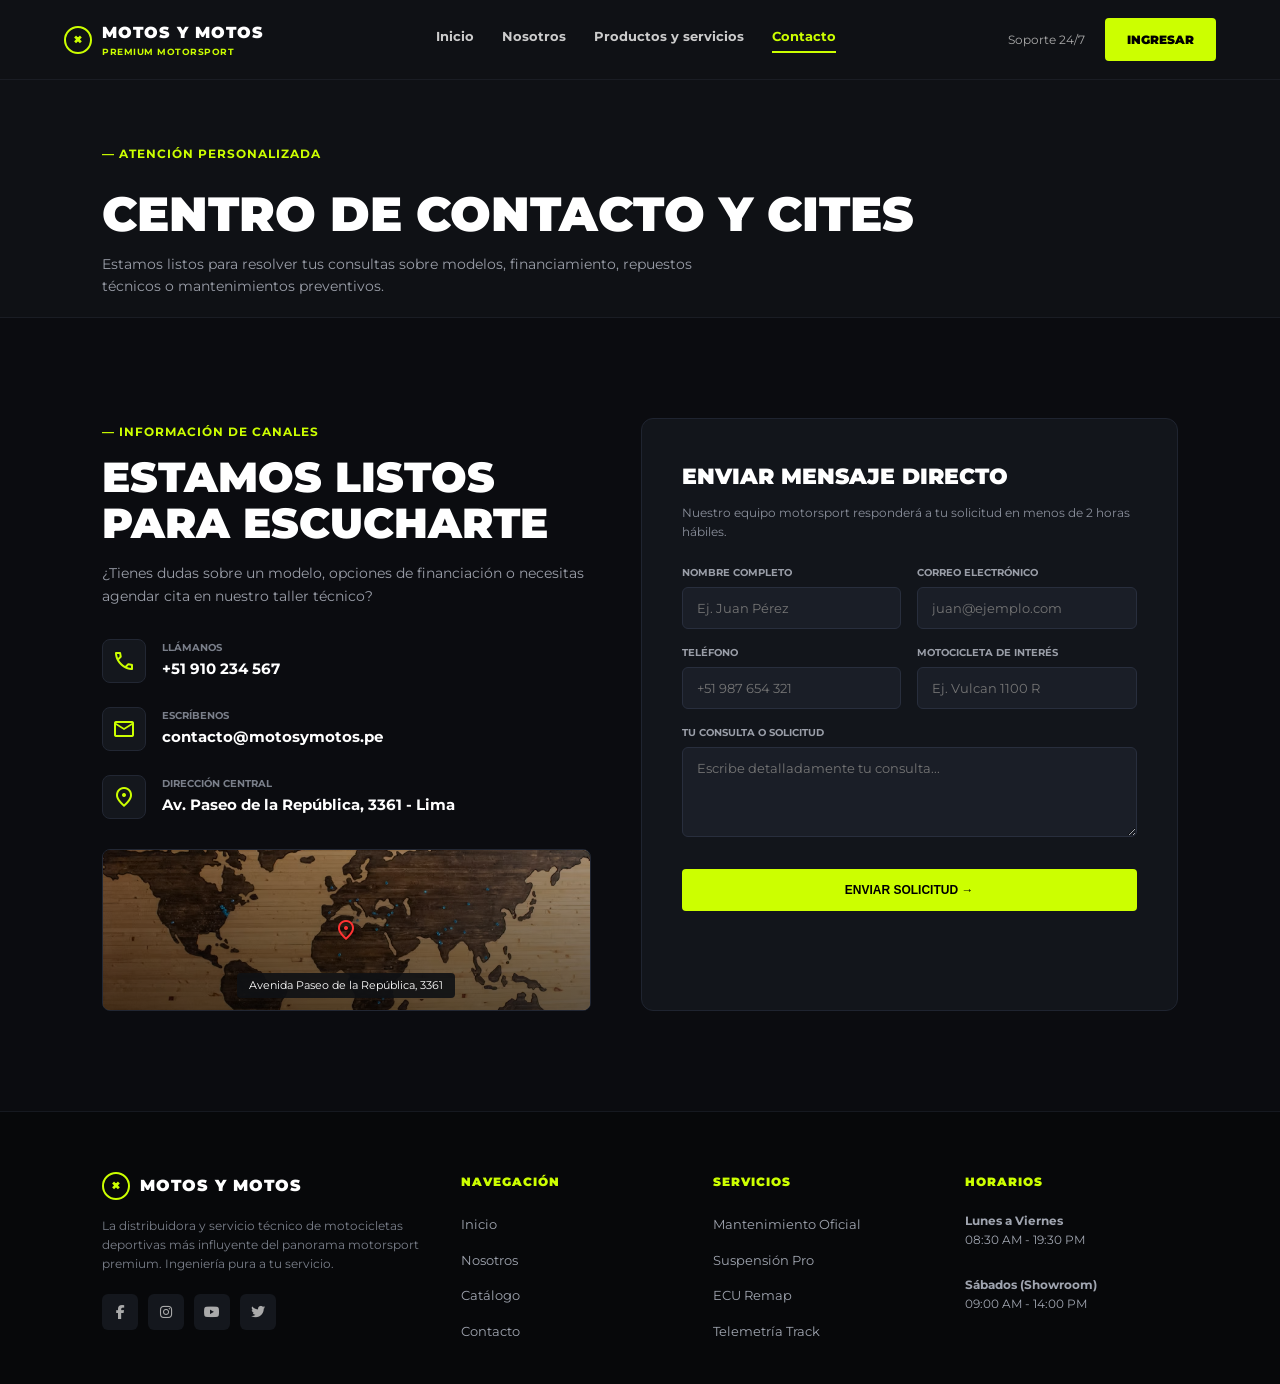
<file: AVANCE 2 TPW/contacto.html>
<!DOCTYPE html>
<html lang="es">

<head>
    <meta charset="UTF-8">
    <meta name="viewport" content="width=device-width, initial-scale=1.0">
    <title>Contacto | Motos y Motos</title>
    <!-- Fuentes Google Fonts -->
    <link rel="preconnect" href="https://fonts.googleapis.com">
    <link rel="preconnect" href="https://fonts.gstatic.com" crossorigin>
    <link href="https://fonts.googleapis.com/css2?family=Montserrat:wght@400;600;700;900&display=swap" rel="stylesheet">
    <!-- Iconos Material Symbols / FontAwesome -->
    <link rel="stylesheet"
        href="https://fonts.googleapis.com/css2?family=Material+Symbols+Outlined:opsz,wght,FILL,GRAD@24,400,0,0" />
    <link rel="stylesheet" href="https://cdnjs.cloudflare.com/ajax/libs/font-awesome/6.4.0/css/all.min.css">
    <!-- Hoja de Estilos Externa -->
    <link rel="stylesheet" href="css/estilo.css">
</head>

<body>

    <!-- CABECERA DE NAVEGACIÓN -->
    <header class="cabecera">
        <div class="logo">
            <a href="index.html" style="display: flex; align-items: center; gap: 10px;">
                <span class="symbol-logo">&#215;</span>
                <div>
                    <h2>MOTOS Y MOTOS</h2>
                    <small>PREMIUM MOTORSPORT</small>
                </div>
            </a>
        </div>
        <nav class="menu">
            <a href="index.html#inicio">Inicio</a>
            <a href="index.html#nosotros">Nosotros</a>
            <a href="index.html#estilos">Productos y servicios</a>
            <a href="contacto.html" class="activo">Contacto</a>
        </nav>
        <div class="acciones-header">
            <span class="soporte">Soporte 24/7</span>
            <a href="login.html" class="boton-acento">INGRESAR</a>
        </div>
    </header>

    <main>
        <!-- SECCIÓN BREADCRUMB / ENCABEZADO -->
        <section style="padding: 60px 8% 20px 8%; background-color: #0f1115; border-bottom: 1px solid #1a1d24;">
            <span class="subtitulo">— ATENCIÓN PERSONALIZADA</span>
            <h1 style="font-size: 48px; font-weight: 900; margin-top: 10px;">CENTRO DE CONTACTO Y CITES</h1>
            <p style="color: #9a9ea8; max-width: 600px; font-size: 14px;">Estamos listos para resolver tus consultas
                sobre modelos, financiamiento, repuestos técnicos o mantenimientos preventivos.</p>
        </section>

        <!-- SECCIÓN CONTACTO Y FORMULARIO -->
        <section id="contacto" class="contacto">
            <div class="contacto-grid">
                <div class="contacto-info">
                    <span class="subtitulo">— INFORMACIÓN DE CANALES</span>
                    <h2>ESTAMOS LISTOS PARA ESCUCHARTE</h2>
                    <p class="contacto-desc">¿Tienes dudas sobre un modelo, opciones de financiación o necesitas agendar
                        cita en nuestro taller técnico?</p>

                    <div class="item-info">
                        <div class="icon-box"><span class="material-symbols-outlined">call</span></div>
                        <div><small>LLÁMANOS</small><strong>+51 910 234 567</strong></div>
                    </div>

                    <div class="item-info">
                        <div class="icon-box"><span class="material-symbols-outlined">mail</span></div>
                        <div><small>ESCRÍBENOS</small><strong>contacto@motosymotos.pe</strong></div>
                    </div>

                    <div class="item-info">
                        <div class="icon-box"><span class="material-symbols-outlined">location_on</span></div>
                        <div><small>DIRECCIÓN CENTRAL</small><strong>Av. Paseo de la República, 3361 - Lima</strong>
                        </div>
                    </div>

                    <!-- Cuadro del Mapa -->
                    <div class="mapa-box">
                        <div class="mapa-img-placeholder">
                            <span class="pin-mapa"><span class="material-symbols-outlined">location_on</span></span>
                            <div class="mapa-label">Avenida Paseo de la República, 3361</div>
                        </div>
                    </div>
                </div>

                <!-- Formulario -->
                <div class="contacto-form-card">
                    <h3>ENVIAR MENSAJE DIRECTO</h3>
                    <p class="form-subtext">Nuestro equipo motorsport responderá a tu solicitud en menos de 2 horas
                        hábiles.</p>
                    <form>
                        <div class="form-row">
                            <div>
                                <label for="nombre">NOMBRE COMPLETO</label>
                                <input id="nombre" type="text" placeholder="Ej. Juan Pérez" required>
                            </div>
                            <div>
                                <label for="email">CORREO ELECTRÓNICO</label>
                                <input id="email" type="email" placeholder="juan@ejemplo.com" required>
                            </div>
                        </div>
                        <div class="form-row">
                            <div>
                                <label for="telefono">TELÉFONO</label>
                                <input id="telefono" type="tel" placeholder="+51 987 654 321">
                            </div>
                            <div>
                                <label for="moto">MOTOCICLETA DE INTERÉS</label>
                                <input id="moto" type="text" placeholder="Ej. Vulcan 1100 R">
                            </div>
                        </div>
                        <div class="form-group-full">
                            <label for="mensaje">TU CONSULTA O SOLICITUD</label>
                            <textarea id="mensaje" rows="4" placeholder="Escribe detalladamente tu consulta..."
                                required></textarea>
                        </div>
                        <button type="submit" class="boton-acento btn-block">ENVIAR SOLICITUD &rarr;</button>
                    </form>
                </div>
            </div>
        </section>
    </main>

    <!-- FOOTER -->
    <footer class="pie-pagina">
        <div class="footer-grid">
            <div class="footer-col-brand">
                <div class="logo logo-footer">
                    <span class="symbol-logo">&#215;</span>
                    <div>
                        <h2>MOTOS Y MOTOS</h2>
                    </div>
                </div>
                <p class="footer-desc">La distribuidora y servicio técnico de motocicletas deportivas más influyente del
                    panorama motorsport premium. Ingeniería pura a tu servicio.</p>
                <div class="social-icons">
                    <a href="#"><i class="fa-brands fa-facebook-f"></i></a>
                    <a href="#"><i class="fa-brands fa-instagram"></i></a>
                    <a href="#"><i class="fa-brands fa-youtube"></i></a>
                    <a href="#"><i class="fa-brands fa-twitter"></i></a>
                </div>
            </div>

            <div class="footer-col">
                <h4>NAVEGACIÓN</h4>
                <ul>
                    <li><a href="index.html#inicio">Inicio</a></li>
                    <li><a href="index.html#nosotros">Nosotros</a></li>
                    <li><a href="index.html#estilos">Catálogo</a></li>
                    <li><a href="contacto.html">Contacto</a></li>
                </ul>
            </div>

            <div class="footer-col">
                <h4>SERVICIOS</h4>
                <ul>
                    <li><a href="#">Mantenimiento Oficial</a></li>
                    <li><a href="#">Suspensión Pro</a></li>
                    <li><a href="#">ECU Remap</a></li>
                    <li><a href="#">Telemetría Track</a></li>
                </ul>
            </div>

            <div class="footer-col">
                <h4>HORARIOS</h4>
                <p><strong>Lunes a Viernes</strong><br>08:30 AM - 19:30 PM</p>
                <br>
                <p><strong>Sábados (Showroom)</strong><br>09:00 AM - 14:00 PM</p>
            </div>
        </div>
    </footer>

    <script src="js/script.js"></script>
</body>

</html>
</file>
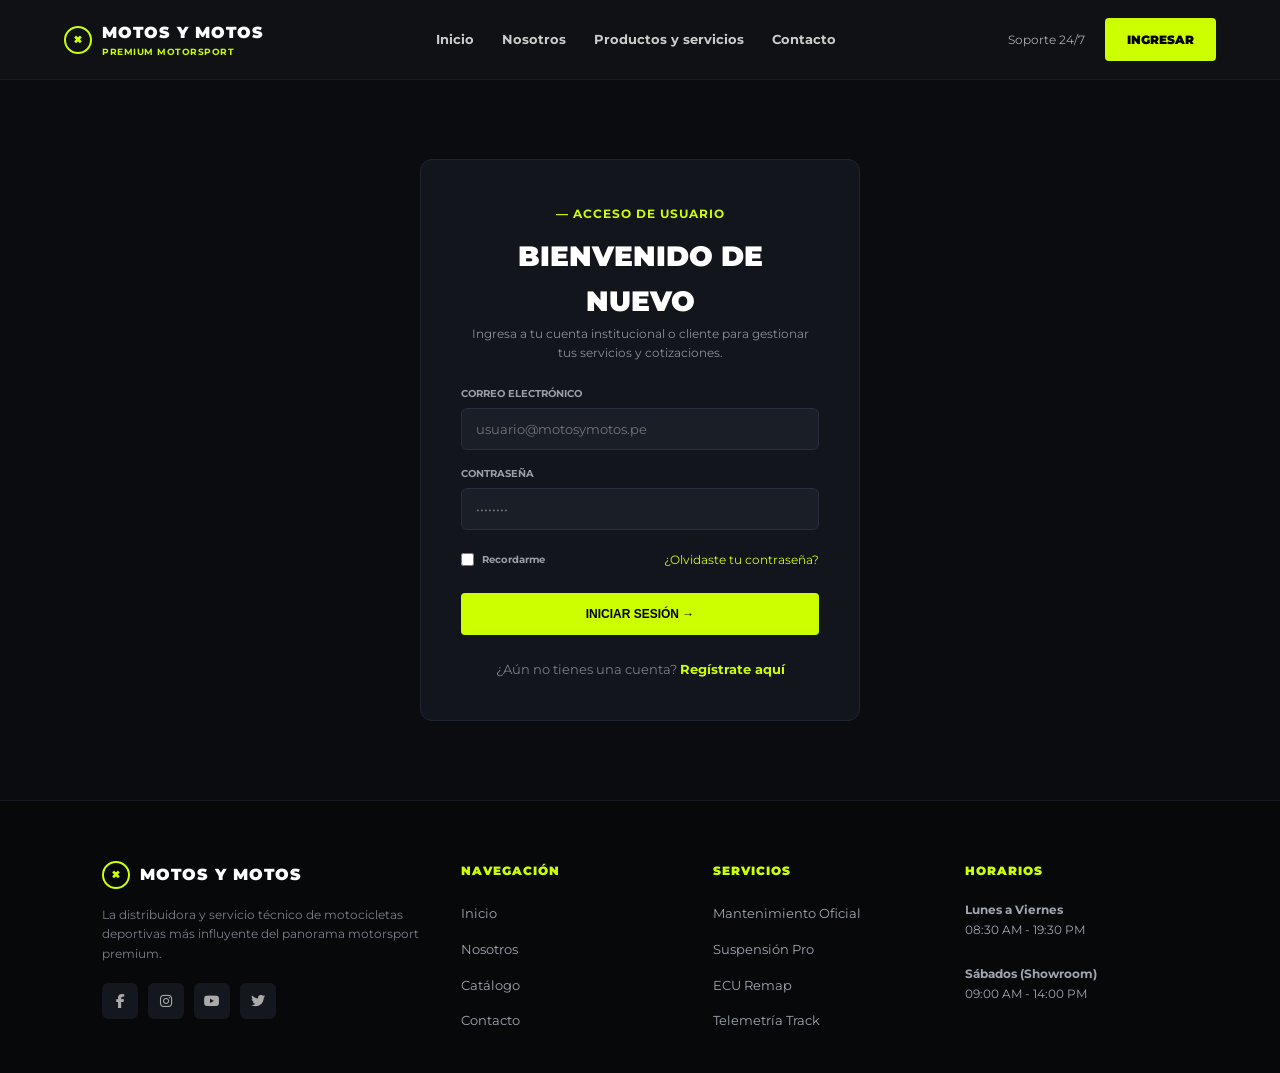
<file: AVANCE 2 TPW/login.html>
<!DOCTYPE html>
<html lang="es">

<head>
    <meta charset="UTF-8">
    <meta name="viewport" content="width=device-width, initial-scale=1.0">
    <title>Iniciar Sesión | Motos y Motos</title>
    <!-- Fuentes Google Fonts -->
    <link rel="preconnect" href="https://fonts.googleapis.com">
    <link rel="preconnect" href="https://fonts.gstatic.com" crossorigin>
    <link href="https://fonts.googleapis.com/css2?family=Montserrat:wght@400;600;700;900&display=swap" rel="stylesheet">
    <!-- Iconos Material Symbols / FontAwesome -->
    <link rel="stylesheet"
        href="https://fonts.googleapis.com/css2?family=Material+Symbols+Outlined:opsz,wght,FILL,GRAD@24,400,0,0" />
    <link rel="stylesheet" href="https://cdnjs.cloudflare.com/ajax/libs/font-awesome/6.4.0/css/all.min.css">
    <!-- Hoja de Estilos Externa -->
    <link rel="stylesheet" href="css/estilo.css">
</head>

<body>

    <!-- CABECERA DE NAVEGACIÓN -->
    <header class="cabecera">
        <div class="logo">
            <a href="index.html" style="display: flex; align-items: center; gap: 10px;">
                <span class="symbol-logo">&#215;</span>
                <div>
                    <h2>MOTOS Y MOTOS</h2>
                    <small>PREMIUM MOTORSPORT</small>
                </div>
            </a>
        </div>
        <nav class="menu">
            <a href="index.html#inicio">Inicio</a>
            <a href="index.html#nosotros">Nosotros</a>
            <a href="index.html#estilos">Productos y servicios</a>
            <a href="contacto.html">Contacto</a>
        </nav>
        <div class="acciones-header">
            <span class="soporte">Soporte 24/7</span>
            <a href="login.html" class="boton-acento">INGRESAR</a>
        </div>
    </header>

    <main
        style="min-height: 80vh; display: flex; align-items: center; justify-content: center; padding: 60px 20px; background-color: #0b0c10;">
        <div class="contacto-form-card" style="width: 100%; max-width: 440px;">
            <div style="text-align: center; margin-bottom: 24px;">
                <span class="subtitulo">— ACCESO DE USUARIO</span>
                <h2 style="font-size: 28px; font-weight: 900; margin-top: 8px;">BIENVENIDO DE NUEVO</h2>
                <p class="form-subtext">Ingresa a tu cuenta institucional o cliente para gestionar tus servicios y
                    cotizaciones.</p>
            </div>

            <form>
                <div class="form-group-full" style="margin-bottom: 16px;">
                    <label for="correo">CORREO ELECTRÓNICO</label>
                    <input id="correo" type="email" placeholder="usuario@motosymotos.pe" required>
                </div>

                <div class="form-group-full" style="margin-bottom: 20px;">
                    <label for="clave">CONTRASEÑA</label>
                    <input id="clave" type="password" placeholder="••••••••" required>
                </div>

                <div
                    style="display: flex; justify-content: space-between; align-items: center; margin-bottom: 24px; font-size: 12px; color: #9a9ea8;">
                    <label style="display: flex; align-items: center; gap: 8px; cursor: pointer; margin-bottom: 0;">
                        <input type="checkbox" style="width: auto;"> Recordarme
                    </label>
                    <a href="#" style="color: #ccff00; text-decoration: none;">¿Olvidaste tu contraseña?</a>
                </div>

                <button type="submit" class="boton-acento btn-block">INICIAR SESIÓN &rarr;</button>
            </form>

            <div style="text-align: center; margin-top: 24px; font-size: 13px; color: #7a7f8a;">
                ¿Aún no tienes una cuenta? <a href="#" style="color: #ccff00; font-weight: 700;">Regístrate aquí</a>
            </div>
        </div>
    </main>

    <!-- FOOTER -->
    <footer class="pie-pagina">
        <div class="footer-grid">
            <div class="footer-col-brand">
                <div class="logo logo-footer">
                    <span class="symbol-logo">&#215;</span>
                    <div>
                        <h2>MOTOS Y MOTOS</h2>
                    </div>
                </div>
                <p class="footer-desc">La distribuidora y servicio técnico de motocicletas deportivas más influyente del
                    panorama motorsport premium.</p>
                <div class="social-icons">
                    <a href="#"><i class="fa-brands fa-facebook-f"></i></a>
                    <a href="#"><i class="fa-brands fa-instagram"></i></a>
                    <a href="#"><i class="fa-brands fa-youtube"></i></a>
                    <a href="#"><i class="fa-brands fa-twitter"></i></a>
                </div>
            </div>

            <div class="footer-col">
                <h4>NAVEGACIÓN</h4>
                <ul>
                    <li><a href="index.html#inicio">Inicio</a></li>
                    <li><a href="index.html#nosotros">Nosotros</a></li>
                    <li><a href="index.html#estilos">Catálogo</a></li>
                    <li><a href="contacto.html">Contacto</a></li>
                </ul>
            </div>

            <div class="footer-col">
                <h4>SERVICIOS</h4>
                <ul>
                    <li><a href="#">Mantenimiento Oficial</a></li>
                    <li><a href="#">Suspensión Pro</a></li>
                    <li><a href="#">ECU Remap</a></li>
                    <li><a href="#">Telemetría Track</a></li>
                </ul>
            </div>

            <div class="footer-col">
                <h4>HORARIOS</h4>
                <p><strong>Lunes a Viernes</strong><br>08:30 AM - 19:30 PM</p>
                <br>
                <p><strong>Sábados (Showroom)</strong><br>09:00 AM - 14:00 PM</p>
            </div>
        </div>
    </footer>

    <script src="js/script.js"></script>
</body>

</html>
</file>
<file: AVANCE 2 TPW/css/estilo.css>
/* RESETEO Y BASES */
*, *::before, *::after {
    box-sizing: border-box;
    margin: 0;
    padding: 0;
}

body {
    font-family: 'Montserrat', sans-serif;
    background-color: #0b0c10;
    color: #ffffff;
    line-height: 1.6;
    scroll-behavior: smooth;
}

a {
    text-decoration: none;
    color: inherit;
}

/* CABECERA */
.cabecera {
    display: flex;
    justify-content: space-between;
    align-items: center;
    padding: 18px 5%;
    background-color: #0f1115;
    position: sticky;
    top: 0;
    z-index: 100;
    border-bottom: 1px solid #1a1d24;
}

.logo {
    display: flex;
    align-items: center;
    gap: 10px;
}

.symbol-logo {
    border: 2px solid #ccff00;
    color: #ccff00;
    border-radius: 50%;
    width: 28px;
    height: 28px;
    display: flex;
    align-items: center;
    justify-content: center;
    font-size: 16px;
    font-weight: 900;
}

.logo h2 {
    font-size: 16px;
    font-weight: 900;
    letter-spacing: 1px;
}

.logo small {
    color: #ccff00;
    font-size: 9px;
    font-weight: 700;
    display: block;
    letter-spacing: 0.5px;
}

.menu {
    display: flex;
    gap: 28px;
}

.menu a {
    font-size: 13px;
    font-weight: 700;
    color: #cccccc;
    transition: color 0.3s;
}

.menu a:hover, .menu a.activo {
    color: #ccff00;
    border-bottom: 2px solid #ccff00;
    padding-bottom: 4px;
}

.acciones-header {
    display: flex;
    align-items: center;
    gap: 20px;
}

.soporte {
    font-size: 12px;
    color: #aaaaaa;
}

/* BOTONES GLOBALES */
.boton-acento {
    background-color: #ccff00;
    color: #000000;
    padding: 12px 22px;
    font-weight: 900;
    font-size: 12px;
    border-radius: 4px;
    display: inline-block;
    transition: transform 0.3s, background-color 0.3s;
}

.boton-acento:hover {
    transform: translateY(-2px);
    background-color: #b3e600;
}

.boton-secundario {
    border: 1px solid #ffffff;
    color: #ffffff;
    padding: 12px 22px;
    font-weight: 700;
    font-size: 12px;
    border-radius: 4px;
    transition: background-color 0.3s;
}

.boton-secundario:hover {
    background-color: rgba(255, 255, 255, 0.1);
}

/* SECCIÓN HERO */
.hero {
    min-height: 85vh;
    background: linear-gradient(rgba(11, 12, 16, 0.65), rgba(11, 12, 16, 0.95)), 
                url('../img/hero-bg.jpg') center/cover;
    display: flex;
    align-items: center;
    padding: 80px 8%;
}

.tagline {
    background-color: rgba(204, 255, 0, 0.2);
    color: #ccff00;
    padding: 6px 14px;
    font-size: 11px;
    font-weight: 700;
    border-radius: 4px;
    letter-spacing: 0.5px;
}

.hero h1 {
    font-size: 64px;
    font-weight: 900;
    margin: 24px 0 16px 0;
    line-height: 1.05;
    letter-spacing: -1px;
}

.hero p {
    color: #b0b5bd;
    max-width: 580px;
    font-size: 14px;
    margin-bottom: 32px;
}

.hero-botones {
    display: flex;
    gap: 16px;
    margin-bottom: 50px;
}

.hero-stats {
    display: flex;
    gap: 40px;
}

.stat h3 {
    font-size: 32px;
    color: #ccff00;
    font-weight: 900;
}

.stat p {
    font-size: 11px;
    color: #808590;
}

/* SECCIÓN NOSOTROS */
.nosotros {
    padding: 100px 8%;
    background-color: #0f1115;
}

.nosotros-grid {
    display: grid;
    grid-template-columns: 1fr 1fr;
    gap: 50px;
    align-items: center;
}

.nosotros-imagenes {
    display: flex;
    gap: 16px;
    height: 480px;
}

.img-box {
    border-radius: 8px;
    overflow: hidden;
    background-color: #1a1e27;
}

.img-box img {
    width: 100%;
    height: 100%;
    object-fit: cover;
    display: block;
}

.gran-exhibicion {
    flex: 1.2;
}

.columna-sub-imagenes {
    flex: 1;
    display: flex;
    flex-direction: column;
    gap: 16px;
}

.sub-img {
    flex: 1;
}

.subtitulo {
    color: #ccff00;
    font-size: 12px;
    font-weight: 700;
    letter-spacing: 1px;
}

.nosotros-texto h2 {
    font-size: 38px;
    font-weight: 900;
    line-height: 1.15;
    margin: 12px 0 20px 0;
}

.nosotros-texto p {
    color: #a0a5b0;
    font-size: 14px;
    margin-bottom: 16px;
}

.lista-check {
    list-style: none;
    margin: 24px 0 32px 0;
}

.lista-check li {
    display: flex;
    align-items: center;
    gap: 12px;
    font-size: 13px;
    color: #dddddd;
    margin-bottom: 12px;
    font-weight: 600;
}

.lista-check .check {
    color: #ccff00;
    font-weight: 900;
}

/* SECCIÓN BUSCA TU MOTO POR ESTILO */
.seccion-estilos {
    padding: 80px 5%;
    background-color: #0b0c10;
}

.titulo-estilos {
    text-align: center;
    margin-bottom: 40px;
}

.titulo-estilos h2 {
    font-size: 32px;
    font-weight: 900;
    letter-spacing: 1px;
}

.resaltado-amarillo {
    color: #ffd700;
}

.grid-estilos {
    display: grid;
    grid-template-columns: repeat(3, 1fr);
    gap: 20px;
}

.card-estilo {
    height: 240px;
    border-radius: 8px;
    cursor: pointer;
    overflow: hidden;
    position: relative;
    border: 1px solid #1f242e;
    transition: transform 0.3s, border-color 0.3s;
    background-size: cover;
    background-position: center;
}

.bg-chamba { background-image: linear-gradient(rgba(0,0,0,0.2), rgba(0,0,0,0.85)), url('../img/estilo-chamba.jpg'); }
.bg-callejero { background-image: linear-gradient(rgba(0,0,0,0.2), rgba(0,0,0,0.85)), url('../img/estilo-callejero.jpg'); }
.bg-ejecutivo { background-image: linear-gradient(rgba(0,0,0,0.2), rgba(0,0,0,0.85)), url('../img/estilo-ejecutivo.jpg'); }
.bg-aventurero { background-image: linear-gradient(rgba(0,0,0,0.2), rgba(0,0,0,0.85)), url('../img/estilo-aventurero.jpg'); }
.bg-deluxe { background-image: linear-gradient(rgba(0,0,0,0.2), rgba(0,0,0,0.85)), url('../img/estilo-deluxe.jpg'); }
.bg-deportivo { background-image: linear-gradient(rgba(0,0,0,0.2), rgba(0,0,0,0.85)), url('../img/estilo-deportivo.jpg'); }

.card-estilo:hover {
    transform: translateY(-6px);
    border-color: #ccff00;
}

.card-estilo .overlay {
    position: absolute;
    bottom: 0;
    left: 0;
    width: 100%;
    padding: 20px;
}

.card-estilo .overlay h3 {
    color: #ffffff;
    font-size: 18px;
    font-weight: 900;
}

.card-estilo .overlay p {
    color: #cccccc;
    font-size: 12px;
}

/* CATÁLOGO PRODUCTOS */
.catalogo-contenedor {
    padding: 60px 5%;
    background-color: #0f1115;
    text-align: center;
}

.productos-grid {
    display: grid;
    grid-template-columns: repeat(3, 1fr);
    gap: 24px;
    margin-top: 40px;
    text-align: left;
}

.card-producto {
    background-color: #14171d;
    border-radius: 10px;
    overflow: hidden;
    border: 1px solid #202530;
}

.card-img {
    height: 180px;
}

.card-body {
    padding: 20px;
}

.categoria {
    color: #ccff00;
    font-size: 10px;
    font-weight: 900;
}

.card-body h3 {
    margin: 6px 0 14px 0;
    font-size: 18px;
}

.specs {
    font-size: 11px;
    color: #aaaaaa;
    margin-bottom: 15px;
    border-top: 1px solid #222630;
    border-bottom: 1px solid #222630;
    padding: 10px 0;
}

.card-footer {
    display: flex;
    justify-content: space-between;
    align-items: center;
}

.btn-icon {
    background-color: #ccff00;
    color: #000000;
    padding: 8px 14px;
    border-radius: 4px;
    font-weight: 900;
    font-size: 11px;
    border: none;
    cursor: pointer;
}

/* MODAL VENTANA FLOTANTE */
.modal {
    display: none;
    position: fixed;
    z-index: 1000;
    left: 0;
    top: 0;
    width: 100%;
    height: 100%;
    background-color: rgba(0,0,0,0.85);
    justify-content: center;
    align-items: center;
}

.modal-contenido {
    background-color: #14171d;
    border: 1px solid #2a303d;
    padding: 30px;
    width: 90%;
    max-width: 600px;
    border-radius: 12px;
    position: relative;
}

.cerrar-modal {
    position: absolute;
    right: 20px;
    top: 15px;
    font-size: 28px;
    color: #aaa;
    cursor: pointer;
}

.modal-body-grid {
    display: grid;
    grid-template-columns: 1fr 1fr;
    gap: 20px;
    margin-top: 20px;
}

.modal-specs-box p {
    font-size: 13px;
    margin-bottom: 8px;
    color: #ccc;
}

/* SECCIÓN CONTACTO */
.contacto {
    padding: 100px 8%;
    background-color: #0b0c10;
}

.contacto-grid {
    display: grid;
    grid-template-columns: 1fr 1.1fr;
    gap: 50px;
}

.contacto-info h2 {
    font-size: 42px;
    font-weight: 900;
    line-height: 1.1;
    margin: 10px 0 16px 0;
}

.contacto-desc {
    color: #9a9ea8;
    font-size: 14px;
    margin-bottom: 32px;
}

.item-info {
    display: flex;
    align-items: center;
    gap: 16px;
    margin-bottom: 24px;
}

.icon-box {
    width: 44px;
    height: 44px;
    background-color: #14171d;
    border: 1px solid #222733;
    border-radius: 8px;
    display: flex;
    align-items: center;
    justify-content: center;
    color: #ccff00;
}

.item-info small {
    display: block;
    font-size: 10px;
    font-weight: 700;
    color: #7a7f8a;
}

.item-info strong {
    font-size: 15px;
    color: #ffffff;
}

/* Mapa */
.mapa-box {
    margin-top: 30px;
    border-radius: 8px;
    overflow: hidden;
    border: 1px solid #222733;
}

.mapa-img-placeholder {
    height: 160px;
    background: linear-gradient(rgba(0,0,0,0.3), rgba(0,0,0,0.6)), url('../img/mapa-bg.jpg') center/cover;
    position: relative;
    display: flex;
    align-items: center;
    justify-content: center;
}

.pin-mapa {
    color: #ff3333;
    font-size: 36px;
}

.mapa-label {
    position: absolute;
    bottom: 12px;
    background-color: rgba(15, 17, 21, 0.9);
    padding: 4px 12px;
    font-size: 11px;
    border-radius: 4px;
    color: #fff;
}

/* Formulario Contacto */
.contacto-form-card {
    background-color: #12151b;
    padding: 40px;
    border-radius: 12px;
    border: 1px solid #1f2430;
}

.contacto-form-card h3 {
    font-size: 22px;
    font-weight: 900;
    margin-bottom: 8px;
}

.form-subtext {
    color: #8a8f9b;
    font-size: 12px;
    margin-bottom: 24px;
}

.form-row {
    display: grid;
    grid-template-columns: 1fr 1fr;
    gap: 16px;
    margin-bottom: 16px;
}

.form-group-full {
    margin-bottom: 24px;
}

label {
    display: block;
    font-size: 10px;
    font-weight: 700;
    color: #9a9ea8;
    margin-bottom: 6px;
}

input, textarea {
    width: 100%;
    padding: 12px 14px;
    background-color: #1a1e27;
    border: 1px solid #282e3d;
    border-radius: 6px;
    color: #ffffff;
    font-family: inherit;
    font-size: 13px;
}

.btn-block {
    width: 100%;
    border: none;
    cursor: pointer;
    text-align: center;
    padding: 14px;
}

/* FOOTER */
.pie-pagina {
    background-color: #07080a;
    padding: 60px 8% 30px 8%;
    border-top: 1px solid #161920;
}

.footer-grid {
    display: grid;
    grid-template-columns: 1.5fr 1fr 1fr 1fr;
    gap: 40px;
}

.logo-footer {
    margin-bottom: 16px;
}

.footer-desc {
    color: #7a7f8a;
    font-size: 12px;
    margin-bottom: 20px;
    line-height: 1.6;
}

.social-icons {
    display: flex;
    gap: 10px;
}

.social-icons a {
    width: 36px;
    height: 36px;
    background-color: #14171d;
    border-radius: 6px;
    display: flex;
    align-items: center;
    justify-content: center;
    color: #aaaaaa;
    font-size: 14px;
    transition: color 0.3s, background-color 0.3s;
}

.social-icons a:hover {
    background-color: #ccff00;
    color: #000000;
}

.footer-col h4 {
    color: #ccff00;
    font-size: 12px;
    font-weight: 900;
    letter-spacing: 1px;
    margin-bottom: 20px;
}

.footer-col ul {
    list-style: none;
}

.footer-col ul li {
    margin-bottom: 10px;
}

.footer-col ul li a {
    color: #a0a5b0;
    font-size: 13px;
    transition: color 0.3s;
}

.footer-col ul li a:hover {
    color: #ffffff;
}

.footer-col p {
    color: #a0a5b0;
    font-size: 12px;
}

/* RESPONSIVE DESIGN */
@media (max-width: 992px) {
    .nosotros-grid, .contacto-grid, .footer-grid {
        grid-template-columns: 1fr;
    }
    .grid-estilos, .productos-grid {
        grid-template-columns: repeat(2, 1fr);
    }
}

@media (max-width: 768px) {
    .grid-estilos, .productos-grid, .form-row, .modal-body-grid {
        grid-template-columns: 1fr;
    }
    .cabecera {
        flex-direction: column;
        gap: 15px;
    }
    .hero h1 {
        font-size: 40px;
    }
    .nosotros-imagenes {
        height: 320px;
    }
}
</file>
